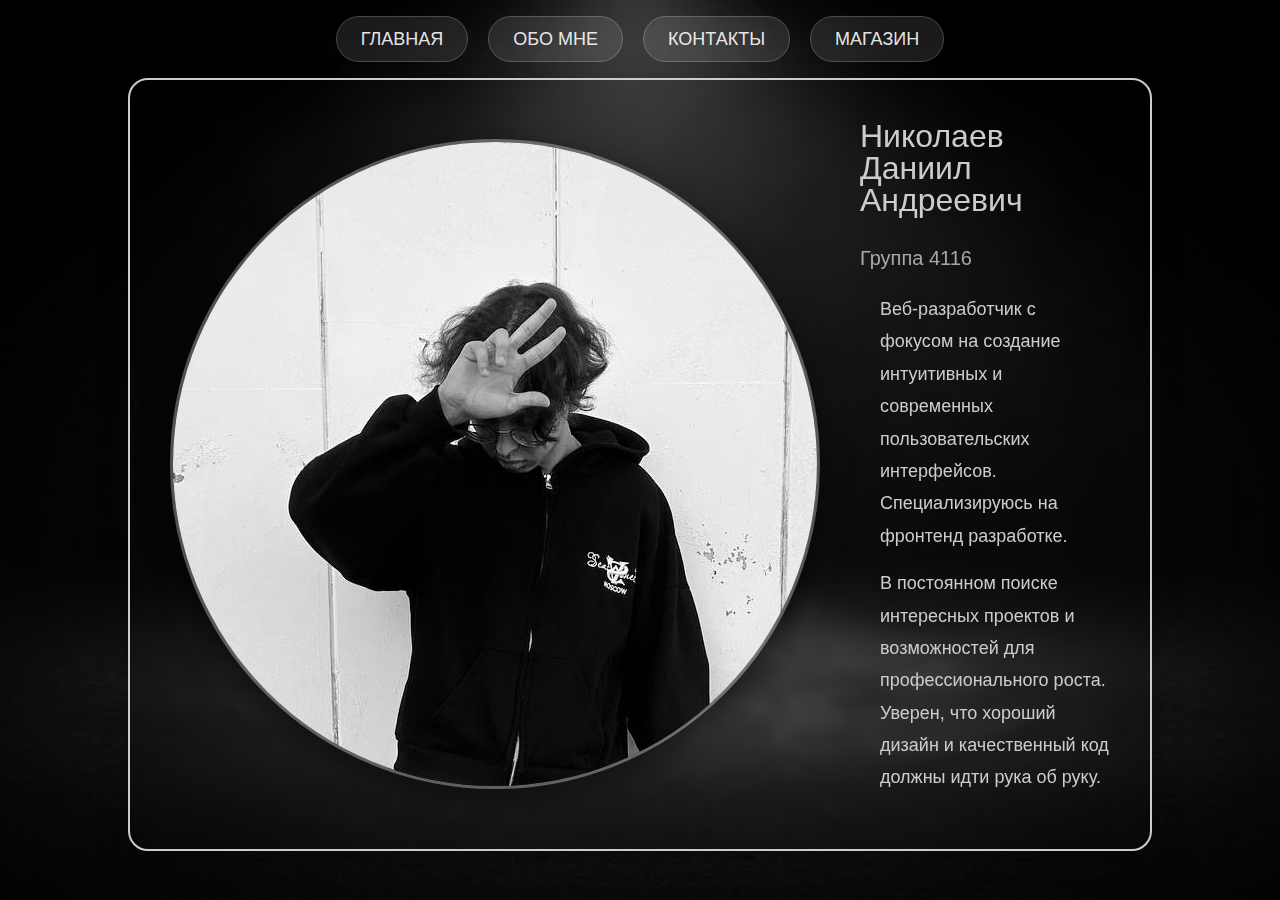
<file: index.html>
<!DOC<!DOCTYPE html>
<html lang="ru">
<head>
    <meta charset="UTF-8">
    <meta name="viewport" content="width=device-width, initial-scale=1.0">
    <title>Моя страница</title>
    <link rel="stylesheet" href="css/reset.css">
    <link rel="stylesheet" href="css/style.css">
    
</head>
<body>
    <div class="wrapper">
        <div class="main">
            <nav class="menu">
                <ul class="menu-list">
                    <li><a href="index.html" class="menu-text">Главная</a></li>
                    <li><a href="pages/about.html" class="menu-text">Обо мне</a></li>
                    
                    <li><a href="pages/contacts.html" class="menu-text">Контакты</a></li>
                    <li><a href="pages/shop.html" class="menu-text">Магазин</a></li>
                </ul>
            </nav>
            
            <div class="info">
                <div class="person">
                    <div class="person-image-container">
                        <img src="images/me.jpg" alt="Мое фото" class="person-image">
                        <div class="image-overlay"></div>
                    </div>
                </div>
                <div class="person-info">
                    <h1 class="student">Николаев <span>Даниил</span> Андреевич</h1>
                    <div class="badge">Группа 4116</div>
                    <div class="text-container">
                        <p class="text__info">Веб-разработчик с фокусом на создание интуитивных и современных пользовательских интерфейсов. Специализируюсь на фронтенд разработке.</p>
                        <p class="text__info">В постоянном поиске интересных проектов и возможностей для профессионального роста. Уверен, что хороший дизайн и качественный код должны идти рука об руку.</p>
                    </div>
                </div>
            </div>
        </div>
    </div>
</body>
</html>
</file>
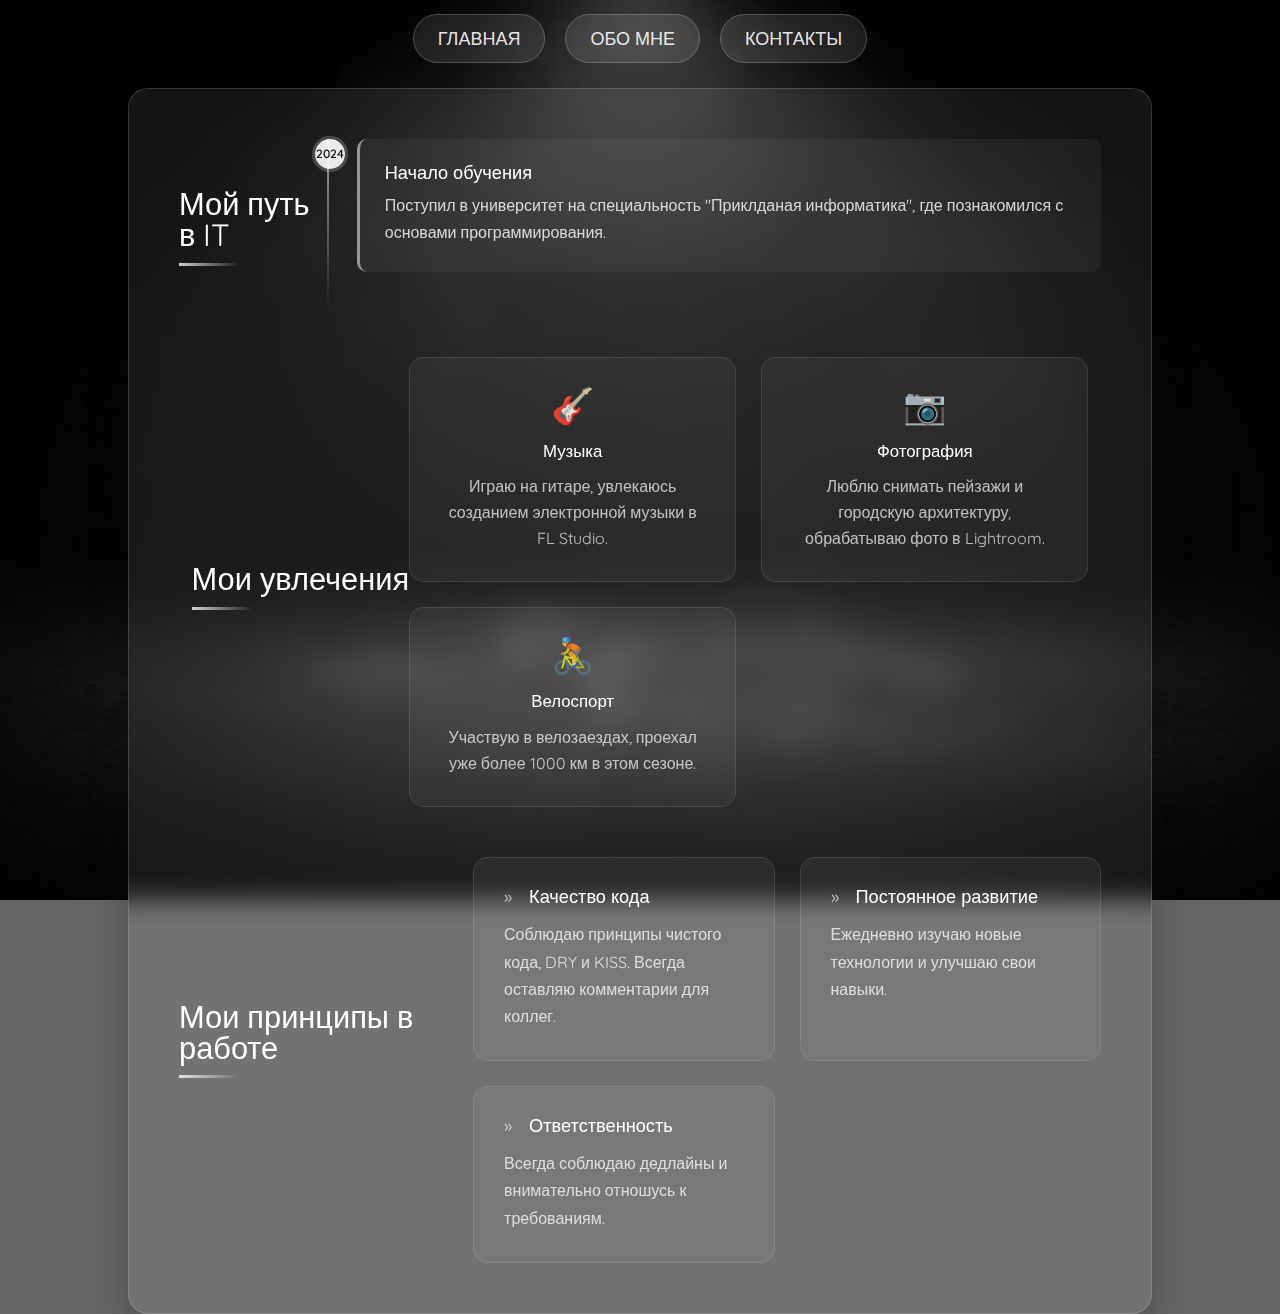
<file: pages/about.html>
<!DOCTYPE html>
<html lang="ru">
<head>
    <meta charset="UTF-8">
    <meta name="viewport" content="width=device-width, initial-scale=1.0">
    <title>Обо мне | Даниил Николаев</title>
    <link rel="stylesheet" href="/css/reset.css">
    <link rel="stylesheet" href="/css/style.css">
    <link rel="preconnect" href="https://fonts.googleapis.com">
<link rel="preconnect" href="https://fonts.gstatic.com" crossorigin>
<link href="https://fonts.googleapis.com/css2?family=Dancing+Script:wght@700&family=Jost:ital,wght@0,100..900;1,100..900&family=Open+Sans:ital,wght@0,300..800;1,300..800&family=Playfair+Display:ital,wght@0,400..900;1,400..900&family=Quicksand:wght@300..700&display=swap" rel="stylesheet">
</head>
<body>
    <div class="wrapper">
        <div class="main">
            <nav class="menu">
                <ul class="menu-list">
                    <li><a href="/index.html" class="menu-text">Главная</a></li>
                    <li><a href="about.html" class="menu-text active">Обо мне</a></li>
                    <li><a href="contacts.html" class="menu-text">Контакты</a></li>
                </ul>
            </nav>
            
            <div class="about-container">
                <section class="about-section">
                    <h2 class="section-title">Мой путь в IT</h2>
                    <div class="timeline">
                        <div class="timeline-item">
                            <div class="timeline-year">2024</div>
                            <div class="timeline-content">
                                <h3>Начало обучения</h3>
                                <p>Поступил в университет на специальность "Приклданая информатика", где познакомился с основами программирования.</p>
                            </div>
                        </div>
                        
                    </div>
                </section>

                <section class="about-section">
                    <h2 class="section-title">Мои увлечения</h2>
                    <div class="hobbies-grid">
                        <div class="hobby-card">
                            <div class="hobby-icon">🎸</div>
                            <h3>Музыка</h3>
                            <p>Играю на гитаре, увлекаюсь созданием электронной музыки в FL Studio.</p>
                        </div>
                        <div class="hobby-card">
                            <div class="hobby-icon">📷</div>
                            <h3>Фотография</h3>
                            <p>Люблю снимать пейзажи и городскую архитектуру, обрабатываю фото в Lightroom.</p>
                        </div>
                        <div class="hobby-card">
                            <div class="hobby-icon">🚴</div>
                            <h3>Велоспорт</h3>
                            <p>Участвую в велозаездах, проехал уже более 1000 км в этом сезоне.</p>
                        </div>
                    </div>
                </section>

                <section class="about-section principles">
                    <h2 class="section-title">Мои принципы в работе</h2>
                    <div class="principles-list">
                        <div class="principle-item">
                            <h3>Качество кода</h3>
                            <p>Соблюдаю принципы чистого кода, DRY и KISS. Всегда оставляю комментарии для коллег.</p>
                        </div>
                        <div class="principle-item">
                            <h3>Постоянное развитие</h3>
                            <p>Ежедневно изучаю новые технологии и улучшаю свои навыки.</p>
                        </div>
                        <div class="principle-item">
                            <h3>Ответственность</h3>
                            <p>Всегда соблюдаю дедлайны и внимательно отношусь к требованиям.</p>
                        </div>
                    </div>
                </section>
            </div>
        </div>
    </div>
</body>
</html>
</file>
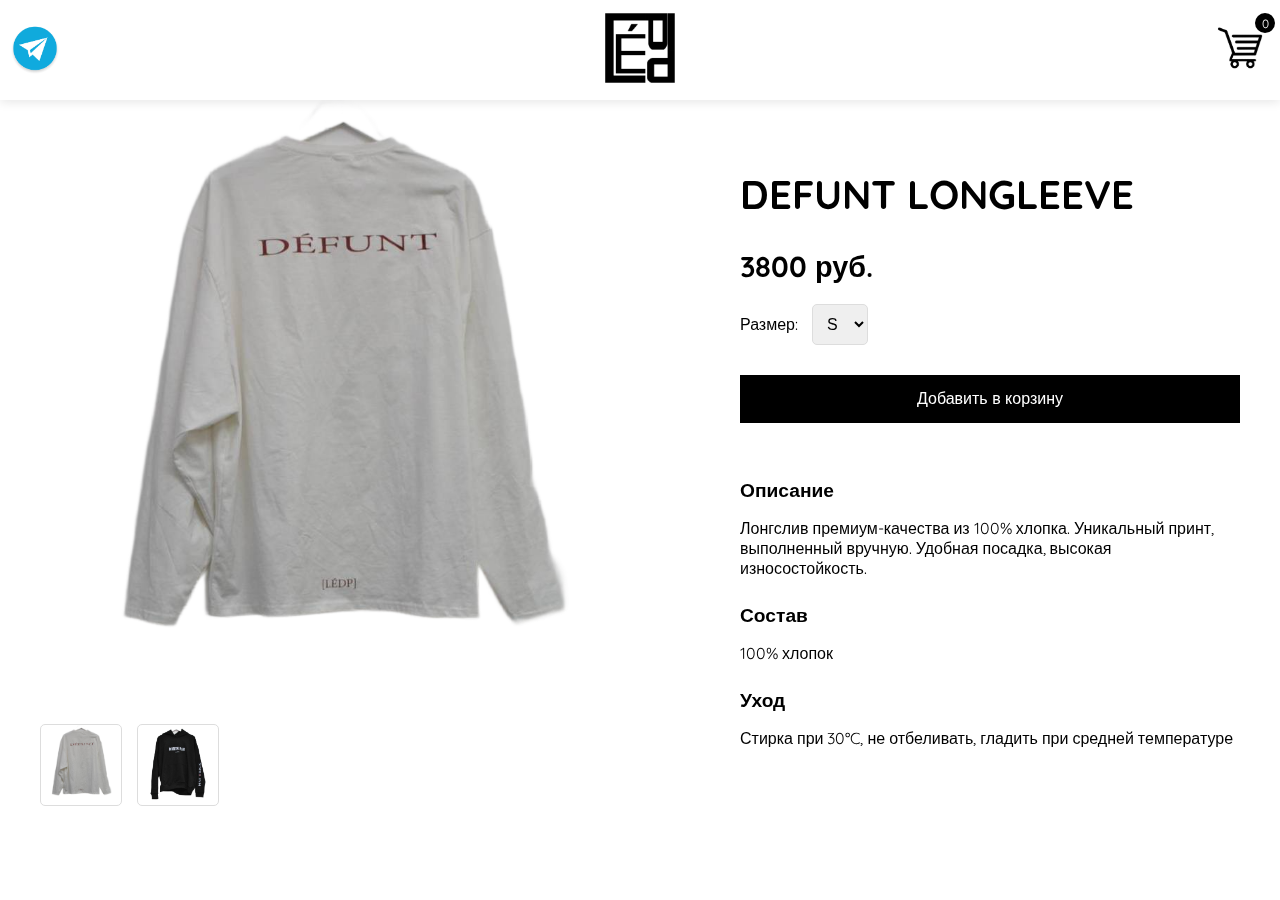
<file: pages/product.html>
<!DOCTYPE html>
<html lang="en">
<head>
    <meta charset="UTF-8">
    <meta name="viewport" content="width=device-width, initial-scale=1.0">
    <title>DEFUNT LONGLEEVE | Les Échos Du Passé</title>
    <link rel="stylesheet" href="/css/style.css">
    <link rel="stylesheet" href="/css/product.css">
    <link rel="stylesheet" href="/css/modal.css">
    <link rel="preconnect" href="https://fonts.googleapis.com">
    <link rel="preconnect" href="https://fonts.gstatic.com" crossorigin>
    <link href="https://fonts.googleapis.com/css2?family=Quicksand:wght@300..700&display=swap" rel="stylesheet">
    <script src="js/app.js" defer></script>
    <script src="js/product.js" defer></script>
    <script src="js/cart.js" defer></script>
</head>
<body>
    <header class="header">
        <div class="container">
            <div class="header__inner">
            <a href="#" class="links">
                <img src="images/tg.png" alt="tg" class="links__icon">
            </a>
            <a href="/index.html" class="logo">
                <img src="images/logo.png" alt="logo" class="logo__img">
            </a>
            <a href="#" class="shop" id="cart-button">
                <img src="images/corzina.png" alt="corzina" class="shop__img">
                <span class="cart-counter">0</span>
            </a>
        </div>
        </div>
    

        <main class="product-main">
            <div class="product-gallery">
                <img src="images/cloth1.png" alt="DEFUNT LONGLEEVE" class="main-image">
                <div class="thumbnails">
                    <img src="images/cloth1.png" alt="DEFUNT LONGLEEVE вид 1">
                    <img src="images/cloth2.png" alt="DEFUNT LONGLEEVE вид 2">
                </div>
            </div>

            <div class="product-details">
                <h1 class="product-title">DEFUNT LONGLEEVE</h1>
                <p class="product-price">3800 руб.</p>
            
                <div class="size-selector">
                    <label>Размер:</label>
                    <select>
                        <option value="S">S</option>
                        <option value="M">M</option>
                        <option value="L">L</option>
                    </select>
                </div>

                <button class="add-to-cart" data-id="1">Добавить в корзину</button>
            
                <div class="product-description">
                    <h3>Описание</h3>
                    <p>Лонгслив премиум-качества из 100% хлопка. Уникальный принт, выполненный вручную. Удобная посадка, высокая износостойкость.</p>
                
                    <h3>Состав</h3>
                    <p>100% хлопок</p>
                
                    <h3>Уход</h3>
                    <p>Стирка при 30°C, не отбеливать, гладить при средней температуре</p>
                </div>
            </div>
        </main>
    </header>
    <div id="cart-modal" class="cart-modal">
    <div class="cart-content">
        <span class="close-cart">&times;</span>
        <h2>Ваша корзина</h2>
        <div class="cart-items"></div>
        <div class="cart-total">Итого: <span class="total-price">0</span> руб.</div>
        <button class="checkout-btn">Оформить заказ</button>
    </div>
</div>
    
</body>
</html>
</file>
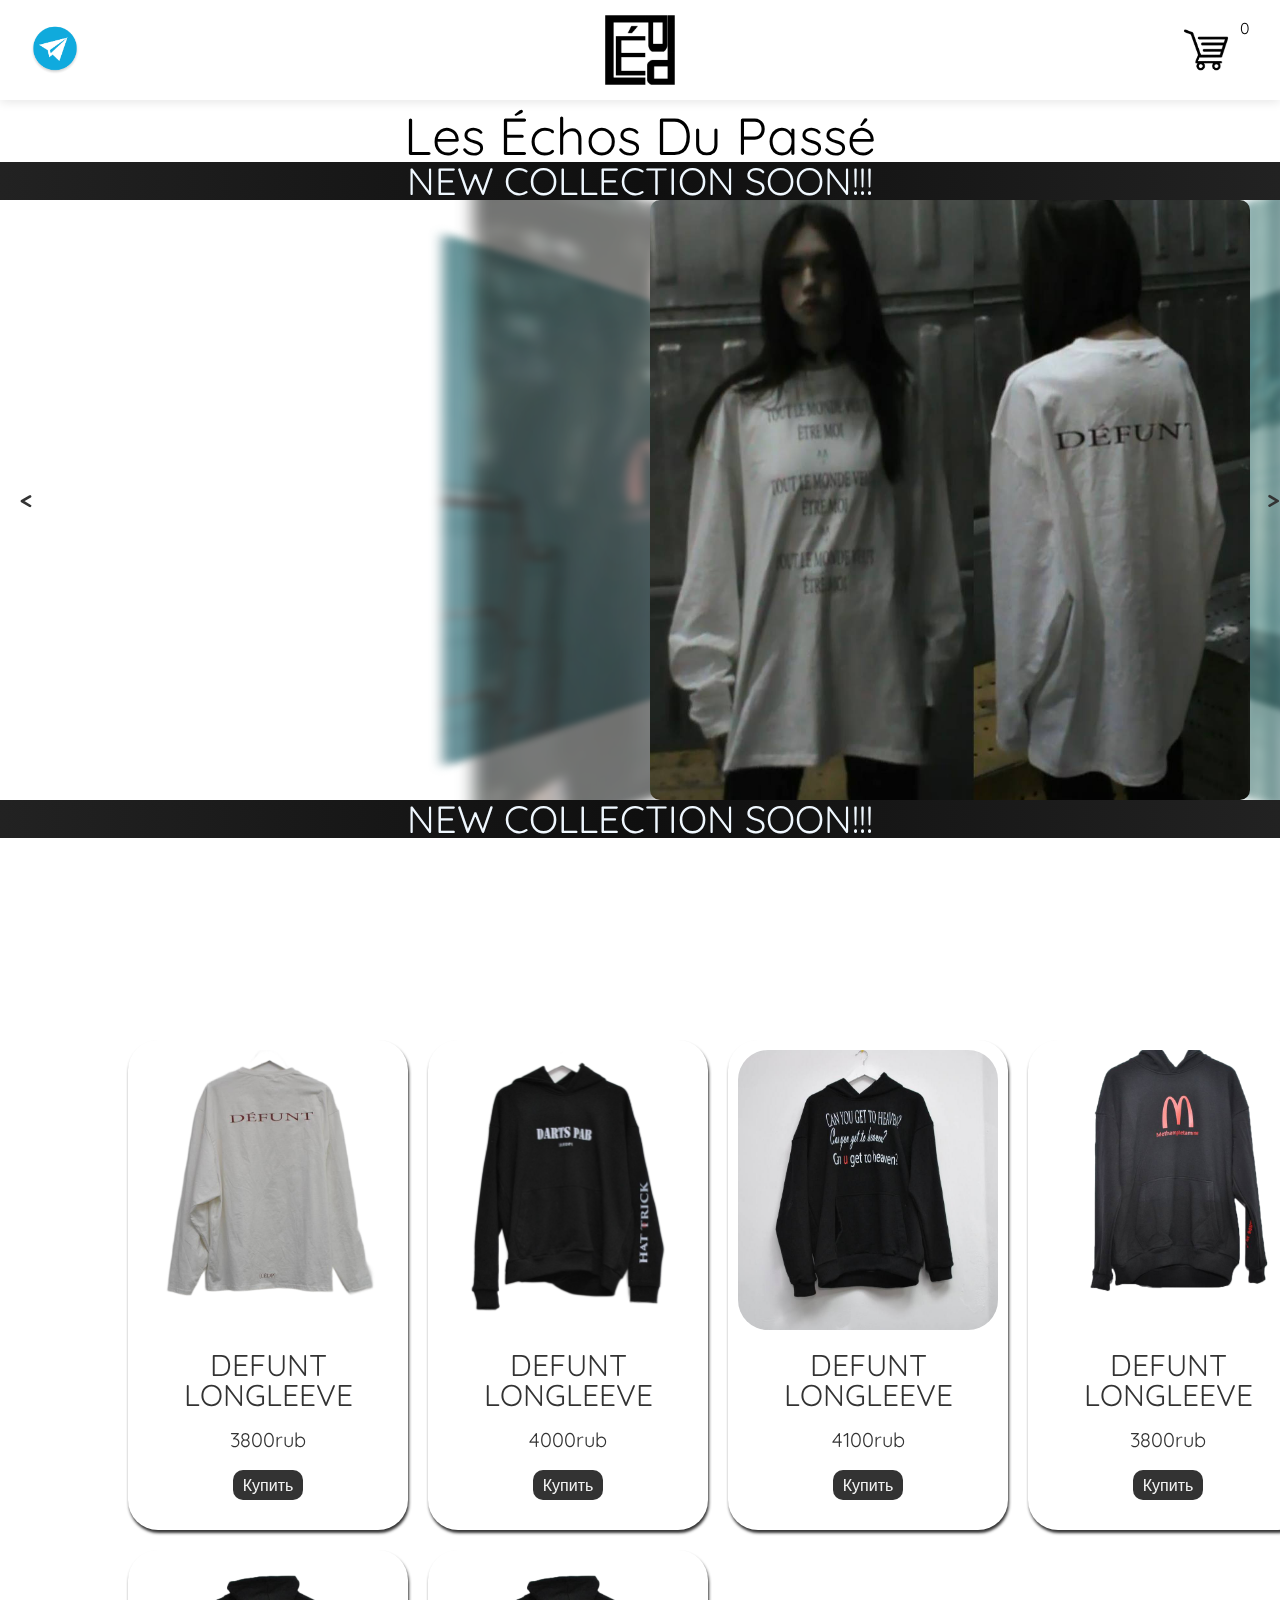
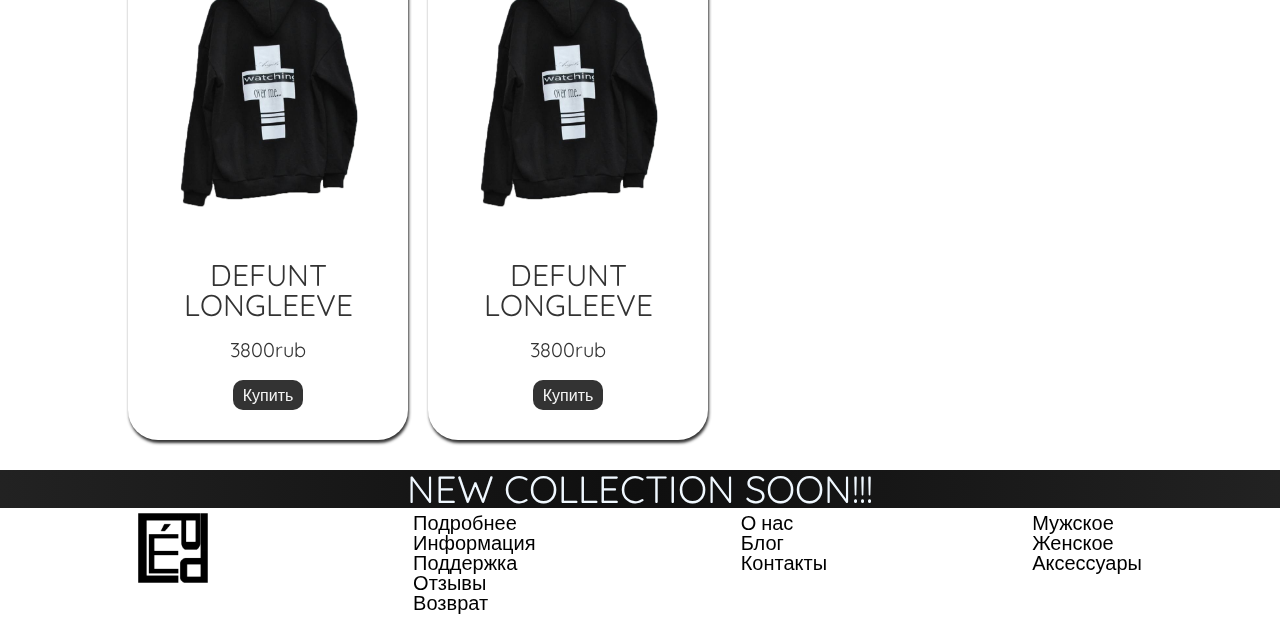
<file: pages/shop.html>
<!DOCTYPE html>
<html lang="en">
<head>
    <meta charset="UTF-8">
    <meta name="viewport" content="width=device-width, initial-scale=1.0">
    <title>Document</title>
    <link rel="stylesheet" href="/css/reset.css">
    <link rel="stylesheet" href="/css/style.css">
    <link rel="stylesheet" href="/css/modal.css">
    <link rel="preconnect" href="https://fonts.googleapis.com">
    <script src="js/app.js" defer></script>
<link rel="preconnect" href="https://fonts.gstatic.com" crossorigin>
<link href="https://fonts.googleapis.com/css2?family=Dancing+Script:wght@700&family=Jost:ital,wght@0,100..900;1,100..900&family=Open+Sans:ital,wght@0,300..800;1,300..800&family=Playfair+Display:ital,wght@0,400..900;1,400..900&family=Quicksand:wght@300..700&display=swap" rel="stylesheet">
</head>

<body>
    <header class="header">
        <div class="container">
            <div class="header__inner">
                <a href="#" class="links">
                    <img src="images/tg.png" alt="tg" class="links__icon">
                </a>
                <a href="index.html" class="logo">
                    <img src="images/logo.png" alt="logo" class="logo__img">
                </a>
                <a href="#" class="shop" id="cart-button">
                    <img src="images/corzina.png" alt="corzina" class="shop__img">
                    <span class="cart-counter">0</span>
                </a>
            </div>
            <div class="information">
        <div class="brand">
            <span class="brand__text">Les Échos Du Passé</span>
        </div>
        <div class="marquee">
            <span class="marquee-text">NEW COLLECTION SOON!!!</span>
        </div>
        
        <div class="slider" id="carousel-slider">
            <section>
                <div class="slide"><img src="images/1.jpg" alt="Модель 1" class="slider__img"></div>
                <div class="slide"><img src="images/2.jpg" alt="Модель 2" class="slider__img"></div>
                <div class="slide"><img src="images/3.jpg" alt="Модель 3" class="slider__img"></div>
                <div class="slide"><img src="images/4.jpg" alt="Модель 4" class="slider__img"></div>
                <div class="slide"><img src="images/5.jpg" alt="Модель 5" class="slider__img"></div>
                <div class="slide"><img src="images/6.jpg" alt="Модель 6" class="slider__img"></div>
                <div class="slide"><img src="images/7.jpg" alt="Модель 7" class="slider__img"></div>
                <div class="slide"><img src="images/8.jpg" alt="Модель 8" class="slider__img"></div>
                <div class="slide"><img src="images/9.jpg" alt="Модель 9" class="slider__img"></div>
            </section>
            <button id="prev"><</button>
            <button id="next">></button>
        </div>
        
        <div class="marquee">
            <span class="marquee-text">NEW COLLECTION SOON!!!</span>
        </div>
    </div>






    
    </header>
    <main class="main">
        <div class="clothes">
            <!-- Товар 1 -->
            <a href="product.html?id=1" class="clothes__main">
                <img src="images/cloth1.png" alt="DEFUNT LONGLEEVE" class="clothes__img">
                <div class="cloth__about">
                    <div class="cloth__name">
                        <h1>DEFUNT LONGLEEVE</h1>
                    </div>
                    <div class="cloth__price">
                        <p>3800rub</p>
                    </div>
                    <div class="cloth__btn">
                        <button class="cloth__button" data-id="1">Купить</button>
                    </div>
                </div>
            </a>
            <a href="#product.html?id=2" class="clothes__main">
            
                <img src="images/cloth2.png" alt="hoodie" class="clothes__img" data-hover="images/cloth1.jpg">
                <div class="cloth__about"><div class="cloth__name">
                    <h1>DEFUNT LONGLEEVE</h1>
                </div>
                <div class="cloth__price">
                    <p>4000rub</p>
                </div></div>
                <div class="cloth__btn">
                    <button class="cloth__button" data-id="2">Купить</button>
                </div>
                
            </a>
            <a href="#product.html?id=3" class="clothes__main">
            
                <img src="images/cloth3.jpg" alt="" class="clothes__img">
                <div class="cloth__about"><div class="cloth__name">
                        <h1>DEFUNT LONGLEEVE</h1>
                    </div>
                    <div class="cloth__price">
                        <p>4100rub</p>
                    </div></div>
                    <div class="cloth__btn">
                        <button class="cloth__button" data-id="3">Купить</button>
                    </div>
            </a>
            <a href="#product.html?id=4" class="clothes__main">
            
                <img src="images/cloth4.png" alt="" class="clothes__img">
                <div class="cloth__about"><div class="cloth__name">
                        <h1>DEFUNT LONGLEEVE</h1>
                    </div>
                    <div class="cloth__price">
                        <p>3800rub</p>
                    </div></div>
                    <div class="cloth__btn">
                        <button class="cloth__button" data-id="4">Купить</button>
                    </div>
            </a>
            <a href="#product.html?id=5" class="clothes__main">
            
                <img src="images/cloth5.png" alt="" class="clothes__img">
                <div class="cloth__about"><div class="cloth__name">
                        <h1>DEFUNT LONGLEEVE</h1>
                    </div>
                    <div class="cloth__price">
                        <p>3800rub</p>
                    </div></div>
                    <div class="cloth__btn">
                        <button class="cloth__button" data-hover="5">Купить</button>
                    </div>
            </a>
            <a href="#product.html?id=5" class="clothes__main">
            
                <img src="images/cloth5.png" alt="" class="clothes__img">
                <div class="cloth__about"><div class="cloth__name">
                        <h1>DEFUNT LONGLEEVE</h1>
                    </div>
                    <div class="cloth__price">
                        <p>3800rub</p>
                    </div></div>
                    <div class="cloth__btn">
                        <button class="cloth__button"
                        data-id="5">Купить</button>
                    </div>
            </a>
            
        </div>
        
    </main>
    <div class="marquee">
        <span class="marquee-text">NEW COLLECTION SOON!!!  </span>
        
    </div>
    <footer class="footer">
        <div class="main">
            <div class="footer__main">
                <a href="index.html" class="footer__list">
                    <img src="images/logo.png" alt="Логотип" class="logo__img">
                </a>
                <ul class="footer__list">
                    <h1>Подробнее</h1>
                    <li><a href="#">Информация</a></li>
                    <li><a href="#">Поддержка</a></li>
                    <li><a href="#">Отзывы</a></li>
                    <li><a href="#">Возврат</a></li>
                </ul>
                <ul class="footer__list">
                    <li><a href="#">О нас</a></li>
                    <li><a href="#">Блог</a></li>
                    <li><a href="#">Контакты</a></li>
                </ul>
                <ul class="footer__list">
                    <li><a href="#">Мужское</a></li>
                    <li><a href="#">Женское</a></li>
                    <li><a href="#">Аксессуары</a></li>
                </ul>
            </div>
        </div>
    </footer>

    <!-- Модальное окно корзины -->
    <div id="cart-modal" class="cart-modal">
        <div class="cart-content">
            <span class="close-cart">&times;</span>
            <h2>Ваша корзина</h2>
            <div class="cart-items"></div>
            <div class="cart-total">Итого: <span class="total-price">0</span> руб.</div>
            <button class="checkout-btn">Оформить заказ</button>
        </div>
    </div>
    <script src="js/cart.js" defer></script>

    
</body>
</html>
</file>
<file: css/style.css>
.wrapper {
  display: flex;
    position: relative; /* Нужно для позиционирования затемнения */
    min-height: 100vh;
    width: 100%;
    margin: 0 auto;
    
    /* Фоновая картинка */
    background-image: url(/images/background.jpg);
    background-size: cover;        /* Растягиваем на весь экран */
    background-position: center;   /* Центрируем изображение */
    background-repeat: no-repeat;  /* Отключаем повторение */
    background-attachment: fixed;  /* Фиксируем фон (параллакс-эффект) */
    background-position: center top; /* Выравнивание по верхнему краю */
    z-index:0
}
.main{
  margin: 0 auto;
  width: 80%;
}

/* Затемнение фона */
.wrapper::before {
    content: '';
    position: absolute;
    top: 0;
    left: 0;
    width: 100%;
    height: 100%;
    background-color: rgba(0, 0, 0, 0.6); /* Черный с 50% прозрачностью */
    z-index: -1; /* Слой под контентом */
}
.menu-list {
  margin-top: 30px;
  display: flex;
  justify-content: center;
  gap: 20px;
  padding: 0;
  list-style: none;
}
.menu-text {
  color: rgba(255, 255, 255, 0.9);
  font-size: 18px;
  padding: 12px 24px;
  text-transform: uppercase;
  cursor: pointer;
  transition: all 0.3s ease;
  text-decoration: none;
  border-radius: 30px;
  background-color: rgba(255, 255, 255, 0.1);
  border: 1px solid rgba(255, 255, 255, 0.2);
}

.menu-text:hover {
  color: #FFFFFF;
  background-color: rgba(255, 255, 255, 0.2);
  transform: translateY(-3px);
  box-shadow: 0 5px 15px rgba(255, 255, 255, 0.1);
}
.info{
  display: flex;
  justify-content: center;
  align-items: center;
  gap: 40px;
  margin-top: 30px;
  border-radius: 20px;
  backdrop-filter: blur(5px);
  padding: 40px;
  border: 2Px solid #CCCCCC;
  box-shadow: 0 10px 30px rgba(0, 0, 0, 0.3);
  
  
  
}


.person-image-container {
  width: 650px;
  height: 650px;
  border-radius: 50%;
  overflow: hidden;
  border: 3px solid rgba(255, 255, 255, 0.3);
  box-shadow: 0 10px 30px rgba(0, 0, 0, 0.5);
  transition: all 0.4s ease;
  position: relative;
}
.person-image-container:hover {
    transform: scale(1.05);
    border-color: #000000;
}
/* .person-image {
    width: 100%;
    height: 100%;
    object-fit: cover;
    transition: transform 0.4s ease;
} */
.person-image-container:hover .person-image {
    transform: scale(1.1);
}
.student{
  color: #CCCCCC;
  font-size: 32px;
  margin-bottom: 32px;
  
}
.badge {
    font-size: 20px;
    margin-bottom: 25px;
    opacity: 0.8;
    color: #CCCCCC;
}
.text-container {
    line-height: 1.8;
}

.text__info {
    font-size: 18px;
    margin-bottom: 15px;
    position: relative;
    padding-left: 20px;
    color: #CCCCCC;
}


/* about.html - Стили для страницы "Обо мне" */

.about-container {
  background: rgba(255, 255, 255, 0.08);
  backdrop-filter: blur(12px);
  border-radius: 20px;
  padding: 50px;
  margin-top: 40px;
  border: 1px solid rgba(255, 255, 255, 0.15);
  box-shadow: 0 15px 40px rgba(0, 0, 0, 0.25);
}

/* Заголовки разделов */
.section-title {
  color: white;
  font-size: 2.2rem;
  margin-bottom: 40px;
  position: relative;
  padding-bottom: 15px;
}

.section-title::after {
  content: '';
  position: absolute;
  bottom: 0;
  left: 0;
  width: 60px;
  height: 3px;
  background: linear-gradient(90deg, rgba(255,255,255,0.8), transparent);
}

/* Таймлайн */
.timeline {
  position: relative;
  padding-left: 30px;
  margin-bottom: 50px;
}

.timeline::before {
  content: '';
  position: absolute;
  left: 0;
  top: 0;
  height: 100%;
  width: 2px;
  background: linear-gradient(to bottom, rgba(255,255,255,0.6), transparent);
}

.timeline-item {
  position: relative;
  margin-bottom: 35px;
}

.timeline-year {
  position: absolute;
  left: -42px;
  top: 0;
  background-color: rgba(255, 255, 255, 0.9);
  color: #111;
  width: 30px;
  height: 30px;
  border-radius: 50%;
  display: flex;
  align-items: center;
  justify-content: center;
  font-size: 12px;
  font-weight: 600;
  box-shadow: 0 0 0 3px rgba(255,255,255,0.2);
}

.timeline-content {
  background-color: rgba(255, 255, 255, 0.05);
  padding: 25px;
  border-radius: 10px;
  border-left: 3px solid rgba(255,255,255,0.5);
  transition: all 0.4s ease;
}

.timeline-content:hover {
  background-color: rgba(255, 255, 255, 0.1);
  transform: translateX(5px);
}

.timeline-content h3 {
  color: white;
  margin-top: 0;
  margin-bottom: 10px;
  font-size: 1.3rem;
}

.timeline-content p {
  color: rgba(255, 255, 255, 0.8);
  line-height: 1.7;
  margin-bottom: 0;
}

/* Карточки увлечений */
.hobbies-grid {
  display: grid;
  grid-template-columns: repeat(auto-fit, minmax(250px, 1fr));
  gap: 25px;
  margin-bottom: 50px;
}

.hobby-card {
  background-color: rgba(255, 255, 255, 0.05);
  padding: 30px;
  border-radius: 15px;
  transition: all 0.4s ease;
  border: 1px solid rgba(255,255,255,0.1);
  text-align: center;
}

.hobby-card:hover {
  background-color: rgba(255, 255, 255, 0.1);
  transform: translateY(-5px);
  box-shadow: 0 10px 25px rgba(0, 0, 0, 0.2);
  border-color: rgba(255,255,255,0.3);
}

.hobby-icon {
  font-size: 2.5rem;
  margin-bottom: 20px;
  color: white;
  opacity: 0.9;
}

.hobby-card h3 {
  color: white;
  margin-top: 0;
  margin-bottom: 15px;
  font-size: 1.2rem;
}

.hobby-card p {
  color: rgba(255, 255, 255, 0.7);
  line-height: 1.6;
  margin-bottom: 0;
}

/* Принципы работы */
.principles-list {
  display: grid;
  grid-template-columns: repeat(auto-fit, minmax(300px, 1fr));
  gap: 25px;
}

.principle-item {
  background-color: rgba(255, 255, 255, 0.05);
  padding: 30px;
  border-radius: 15px;
  border: 1px solid rgba(255,255,255,0.1);
}

.principle-item h3 {
  color: white;
  margin-top: 0;
  margin-bottom: 15px;
  font-size: 1.3rem;
  position: relative;
  padding-left: 25px;
}

.principle-item h3::before {
  content: '»';
  position: absolute;
  left: 0;
  color: rgba(255,255,255,0.7);
}

.principle-item p {
  color: rgba(255, 255, 255, 0.75);
  line-height: 1.7;
}

/* Адаптивность */
@media (max-width: 992px) {
  .about-container {
    padding: 35px;
  }
  
  .section-title {
    font-size: 1.8rem;
  }
  
  .hobbies-grid,
  .principles-list {
    grid-template-columns: 1fr;
  }
}

@media (max-width: 768px) {
  .about-container {
    padding: 25px;
    margin-top: 30px;
  }
  
  .timeline-content {
    padding: 20px;
  }
  
  .hobby-card,
  .principle-item {
    padding: 25px;
  }
}

@media (max-width: 576px) {
  .about-container {
    padding: 20px;
  }
  
  .section-title {
    font-size: 1.5rem;
    margin-bottom: 30px;
  }
  
  .timeline {
    padding-left: 20px;
  }
  
  .timeline-year {
    left: -35px;
    width: 25px;
    height: 25px;
    font-size: 10px;
  }
}


/* ==================== */
/* СТИЛИ ДЛЯ CONTACTS.HTML */
/* ==================== */

.contacts-container {
    background: rgba(255, 255, 255, 0.08);
    backdrop-filter: blur(12px);
    border-radius: 20px;
    padding: 50px;
    margin-top: 30px;
    border: 1px solid rgba(255, 255, 255, 0.15);
    box-shadow: 0 15px 40px rgba(0, 0, 0, 0.25);
}

.contacts-title {
    color: white;
    font-size: 2.5rem;
    margin-bottom: 10px;
    text-align: center;
}

.contacts-subtitle {
    color: rgba(255, 255, 255, 0.8);
    text-align: center;
    margin-bottom: 50px;
    font-size: 1.1rem;
}

.contacts-grid {
    display: grid;
    grid-template-columns: repeat(auto-fit, minmax(250px, 1fr));
    gap: 30px;
    margin-bottom: 60px;
}

.contact-card {
    background: rgba(255, 255, 255, 0.05);
    border-radius: 15px;
    padding: 30px;
    text-align: center;
    transition: all 0.3s ease;
    border: 1px solid rgba(255, 255, 255, 0.1);
    display: flex;
    flex-direction: column;
    align-items: center;
}

.contact-card:hover {
    transform: translateY(-5px);
    background: rgba(255, 255, 255, 0.1);
    box-shadow: 0 10px 25px rgba(0, 0, 0, 0.2);
}

.contact-icon {
    width: 50px;
    height: 50px;
    margin-bottom: 20px;
    display: flex;
    align-items: center;
    justify-content: center;
}

.contact-icon img {
    width: 100%;
    height: 100%;
    
    transition: all 0.3s ease;
}

.contact-card:hover .contact-icon img {
    filter: brightness(1) invert(0);
    transform: scale(1.1);
}

.contact-card h3 {
    color: white;
    margin-top: 0;
    margin-bottom: 15px;
    font-size: 1.3rem;
}

.contact-link {
    color: rgba(255, 255, 255, 0.8);
    text-decoration: none;
    transition: all 0.3s ease;
    display: block;
    word-break: break-all;
}

.contact-link:hover {
    color: white;
    text-decoration: underline;
}

.contact-form {
    background: rgba(255, 255, 255, 0.05);
    border-radius: 15px;
    padding: 40px;
    border: 1px solid rgba(255, 255, 255, 0.1);
}

.form-title {
    color: white;
    font-size: 1.8rem;
    margin-top: 0;
    margin-bottom: 30px;
    text-align: center;
}

.form-group {
    margin-bottom: 25px;
}

.form-group label {
    display: block;
    color: rgba(255, 255, 255, 0.9);
    margin-bottom: 8px;
    font-size: 1rem;
}

.form-group input,
.form-group textarea {
    width: 100%;
    padding: 12px 15px;
    background: rgba(255, 255, 255, 0.1);
    border: 1px solid rgba(255, 255, 255, 0.2);
    border-radius: 8px;
    color: white;
    font-family: 'Inter', sans-serif;
    font-size: 1rem;
    transition: all 0.3s ease;
}

.form-group input:focus,
.form-group textarea:focus {
    outline: none;
    border-color: rgba(255, 255, 255, 0.5);
    background: rgba(255, 255, 255, 0.15);
}

.submit-btn {
    background: rgba(255, 255, 255, 0.9);
    color: #111;
    border: none;
    padding: 14px 30px;
    font-size: 1rem;
    font-weight: 500;
    border-radius: 50px;
    cursor: pointer;
    transition: all 0.3s ease;
    display: block;
    margin: 40px auto 0;
    width: 200px;
    text-align: center;
}

.submit-btn:hover {
    background: white;
    transform: translateY(-3px);
    box-shadow: 0 10px 20px rgba(255, 255, 255, 0.1);
}

/* Адаптивность */
@media (max-width: 768px) {
    .contacts-container {
        padding: 30px;
    }
    
    .contacts-title {
        font-size: 2rem;
    }
    
    .contact-form {
        padding: 30px;
    }
    
    .contacts-grid {
        grid-template-columns: repeat(auto-fit, minmax(200px, 1fr));
        gap: 20px;
    }
}

@media (max-width: 576px) {
    .contacts-container {
        padding: 25px 20px;
    }
    
    .contacts-title {
        font-size: 1.8rem;
    }
    
    .contacts-grid {
        grid-template-columns: 1fr;
        gap: 20px;
    }
    
    .contact-card {
        padding: 25px;
    }
    
    .form-title {
        font-size: 1.5rem;
    }
    
    .submit-btn {
        width: 100%;
    }
}
/********************************************** магаз*/
body{
  font-family: "Quicksand", sans-serif;
  font-size: 16px;
  font-weight: 400px;
}

.container{
  
  margin: 0 auto;
  
}
.header{
  height: 100vh;
}
.header__inner {
  position: fixed; /* Фиксированное позиционирование */
  top: 0;          /* Прижимаем к верхнему краю */
  left: 0;         /* Прижимаем к левому краю */
  width: 100%;     /* Ширина на весь экран */
  display: flex;   /* Для выравнивания элементов */
  justify-content: space-between; /* Распределение элементов */
  align-items: center; /* Выравнивание по центру по вертикали */
  padding: 10px 20px; /* Отступы внутри блока */
  background-color: white; /* Фон, чтобы контент под ним не был виден */
  z-index: 1000;   /* Убедитесь, что блок поверх других элементов */
  box-shadow: 0 2px 10px rgba(0, 0, 0, 0.1); /* Тень для эффекта "плавающего" header */
}
.logo__img{
  width: 70px;
  height: 70px;
  
  
}
.links__icon{
  width: 50px;
  height: 50px;
}
.shop__img{
  width: 60px;
  height: 60px;
}
.links{
  margin: 10px 10px;
}
.logo{
  position: absolute;
  left: 50%;
  transform: translateX(-50%);
  
}
.information {
  margin-top: 110px; /* Отступ сверху, равный высоте header */
}
.shop{
  margin: 10px 10px;
}
.marquee {
  white-space: nowrap; /* Запрещает перенос строк */
  overflow: hidden;
  display: block;
  width: 100%; /* Растянуть на всю ширину */
  background: radial-gradient(circle, rgb(15, 15, 15), rgb(34, 34, 34));
  height:38px;
  text-align: center;
  font-size: 38px;
  gap: 20px;
  
}

.marquee-text {
  display: inline-block;
  animation: marquee 10s linear infinite;
  color: aliceblue;

}

@keyframes marquee {
  from {
      transform: translateX(100%);
  }
  to {
      transform: translateX(-100%);
  }
}
.brand{
  text-align: center;
  font-size: 52px;
  margin-top: 10px;
}
section{
  
  margin: 0;
  display: flex;
  justify-content: center;
  align-items: center;
  max-width: 100%;
}
.slider{
  position: relative;
  margin: 0 auto;
  width: 1300px;

  
  display: flex;
  justify-content: center;
  overflow: hidden;
  height: 600px;
  text-align: center;
  padding: 0 10px;
  
  
}
.slider__img{
  display: block;
  position: absolute;
  align-items: center;
  border-radius: 10px;
  transition: 0.5s;
  left: 50%;
  transform: translateX(-50%);
  top: 0;
  width: 600px;
  height: 600px;
  
  
  
}
.slide{
  position: relative;
    display: flex;
    justify-content: center; /* Центрирует по горизонтали */
    align-items: center; /* Центрирует по вертикали */
    width: 100%;
    height: 100%;
    
}

#next, #prev {
  position: absolute;
  top: 50%; /* Центрируем по вертикали */
  transform: translateY(-50%); /* Чтобы учесть высоту кнопки */
  color: #333;
  background-color: transparent;
  border: none;
  font-size: 24px;
  font-weight: bold;
  cursor: pointer;
  z-index: 10;
}

#prev {
  left: 20px; /* Отступ от левого края */
}

#next {
  right: 20px; /* Отступ от правого края */
}
.main{
  max-width: 1350px;
  margin: 0 auto;
}
.clothes{
  display: grid;
  grid-template-columns: repeat(4, 1fr);
  gap: 20px;
  margin: 30px 0;
}

.clothes__main{
  
  border-radius: 30px; /* Чтобы картинка не выходила за границы */
  text-align: center;  /* Центрируем текст по горизонтали */
  padding: 10px;       /* Добавляем отступы вокруг содержимого */
  box-shadow: 1px 3px 3px #333;
  
}

.clothes__img{
  border-radius: 30px;
  width: 260px;
  height: 280px;
  object-fit: cover;    /* Изображение заполняет контейнер, не искажая пропорции */
  
  
  
}
.cloth__btn{
  display: flex;
  justify-content: center;
  
  
}
.cloth__button {
  background-color: #333;
  color: whitesmoke;
  width: 70px;
  height: 30px;
  display: flex; /* Включаем Flexbox */
  justify-content: center; /* Выравнивание по горизонтали */
  align-items: center; /* Выравнивание по вертикали */
  border-radius: 10px;
  font-size: 16px;
  margin-top: 10px;
  margin-bottom: 20px;
  transition: 0.5s;
  padding: 10px;
}
.cloth__button:hover{
  background-color: black;
  width: 105px;
  height: 45px;
  font-size: 20px;
  box-shadow: 2px 5px 5px #333;
}
.cloth__about{
  font-family: "Quicksand", sans-serif;
  margin-top: 10px;    /* Отступ от изображения */
      /* Размер шрифта для текста */
  color: #333;         /* Цвет текста */
  
}
.cloth__name{
  font-size: 30px;
  font-weight: 400;
  padding: 10px 0px;
}
.cloth__price{
  font-size: 20px;
  font-weight: 400;
  padding: 10px 0;
}
.main__footer{
  margin-top: 10px;
  display: flex;
  justify-content: space-between;
}
.footer__list{
  max-width: 250px;
  padding: 0 10px;
}
/**************************************/
</file>
<file: css/product.css>
.product-main {
    display: flex;
    max-width: 1200px;
    margin: 100px auto 50px;
    padding: 0 20px;
    gap: 50px;
    align-items: center;
    justify-content: space-between;
}




.main-image {
    width: 100%;
    max-height: 600px;
    object-fit: contain;
    border-radius: 10px;
}

.thumbnails {
    display: flex;
    gap: 15px;
    margin-top: 20px;
}

.thumbnails img {
    width: 80px;
    height: 80px;
    object-fit: cover;
    border-radius: 5px;
    cursor: pointer;
    border: 1px solid #ddd;
}

.product-details {
    flex: 1;
    max-width: 500px;
}

.product-title {
    font-size: 2.5rem;
    margin-bottom: 10px;
}

.product-price {
    font-size: 1.8rem;
    font-weight: bold;
    margin-bottom: 20px;
}

.size-selector {
    margin-bottom: 30px;
}

.size-selector select {
    padding: 10px;
    font-size: 16px;
    margin-left: 10px;
    border: 1px solid #ddd;
    border-radius: 5px;
}

.add-to-cart {
    background: #000;
    color: white;
    border: none;
    padding: 15px 30px;
    font-size: 16px;
    cursor: pointer;
    width: 100%;
    margin-bottom: 30px;
    transition: background 0.3s;
}

.add-to-cart:hover {
    background: #333;
}

.product-description h3 {
    margin-top: 25px;
    margin-bottom: 10px;
    font-size: 1.2rem;
}

@media (max-width: 768px) {
    .product-main {
        flex-direction: column;
    }
    
    .product-details {
        max-width: 100%;
    }
}
.header {
    position: fixed;
    top: 0;
    left: 0;
    width: 100%;
    background-color: white;
    box-shadow: 0 2px 10px rgba(0, 0, 0, 0.1);
    z-index: 1000;
}

.container {
    max-width: 1200px;
    margin: 0 auto;
    padding: 0 20px;
}

.header__inner {
    display: flex;
    justify-content: space-between;
    align-items: center;
    padding: 10px 0;
    height: 80px; /* Фиксированная высота */
}

/* Логотип */
.logo {
    position: absolute;
    left: 50%;
    transform: translateX(-50%);
}

.logo__img {
    width: 70px;
    height: 70px;
}

/* Иконки */
.links {
    display: flex;
    gap: 10px;
    margin-left: 10px;
}

.links__icon {
    width: 50px;
    height: 50px;
}

/* Корзина */
.shop {
    position: relative;
    margin-right: 10px;
}

.shop__img {
    width: 60px;
    height: 60px;
}

.cart-counter {
    position: absolute;
    top: -5px;
    right: -5px;
    background: #000;
    color: white;
    border-radius: 50%;
    width: 20px;
    height: 20px;
    display: flex;
    align-items: center;
    justify-content: center;
    font-size: 12px;
}
</file>
<file: css/modal.css>
.cart-modal {
    display: none;
    position: fixed;
    top: 0;
    left: 0;
    width: 100%;
    height: 100%;
    background-color: rgba(0,0,0,0.5);
    z-index: 2000;
}

.cart-content {
    position: absolute;
    top: 50%;
    left: 50%;
    transform: translate(-50%, -50%);
    background: white;
    padding: 30px;
    width: 90%;
    max-width: 600px;
    max-height: 80vh;
    overflow-y: auto;
    border-radius: 10px;
    box-shadow: 0 5px 15px rgba(0,0,0,0.3);
}

.close-cart {
    position: absolute;
    top: 15px;
    right: 15px;
    font-size: 24px;
    cursor: pointer;
    color: #333;
}

.cart-item {
    display: flex;
    margin-bottom: 20px;
    padding-bottom: 20px;
    border-bottom: 1px solid #eee;
}

.cart-item img {
    width: 80px;
    height: 80px;
    object-fit: cover;
    margin-right: 15px;
    border-radius: 5px;
}

.cart-item-info {
    flex-grow: 1;
}

.cart-item-info h3 {
    margin: 0 0 5px 0;
    font-size: 16px;
}

.cart-item-info p {
    margin: 0 0 10px 0;
    font-weight: bold;
}

.remove-item {
    background: none;
    border: none;
    color: #999;
    cursor: pointer;
    padding: 0;
    font-size: 14px;
}

.remove-item:hover {
    color: #f00;
}

.cart-total {
    font-weight: bold;
    font-size: 18px;
    margin: 20px 0;
    text-align: right;
}

.checkout-btn {
    display: block;
    width: 100%;
    padding: 15px;
    background: #000;
    color: white;
    border: none;
    font-size: 16px;
    cursor: pointer;
    transition: background 0.3s;
}

.checkout-btn:hover {
    background: #333;
}

@media (max-width: 480px) {
    .cart-content {
        width: 95%;
        padding: 20px;
    }
    
    .cart-item {
        flex-direction: column;
    }
    
    .cart-item img {
        width: 100%;
        height: auto;
        margin-bottom: 10px;
    }
}
.cart-modal {
    display: none;
    position: fixed;
    top: 0;
    left: 0;
    width: 100%;
    height: 100%;
    background-color: rgba(0,0,0,0.5);
    z-index: 2000;
}

.cart-content {
    position: absolute;
    top: 50%;
    left: 50%;
    transform: translate(-50%, -50%);
    background: white;
    padding: 30px;
    width: 90%;
    max-width: 600px;
    max-height: 80vh;
    overflow-y: auto;
    border-radius: 10px;
}

.close-cart {
    position: absolute;
    top: 15px;
    right: 15px;
    font-size: 24px;
    cursor: pointer;
}

.cart-item {
    display: flex;
    gap: 15px;
    margin-bottom: 15px;
    padding-bottom: 15px;
    border-bottom: 1px solid #eee;
}

.cart-item img {
    width: 80px;
    height: 80px;
    object-fit: cover;
}

.cart-total {
    font-weight: bold;
    font-size: 18px;
    margin-top: 20px;
    text-align: right;
}

.checkout-btn {
    display: block;
    width: 100%;
    padding: 12px;
    background: #000;
    color: white;
    border: none;
    margin-top: 20px;
    cursor: pointer;
}
</file>
